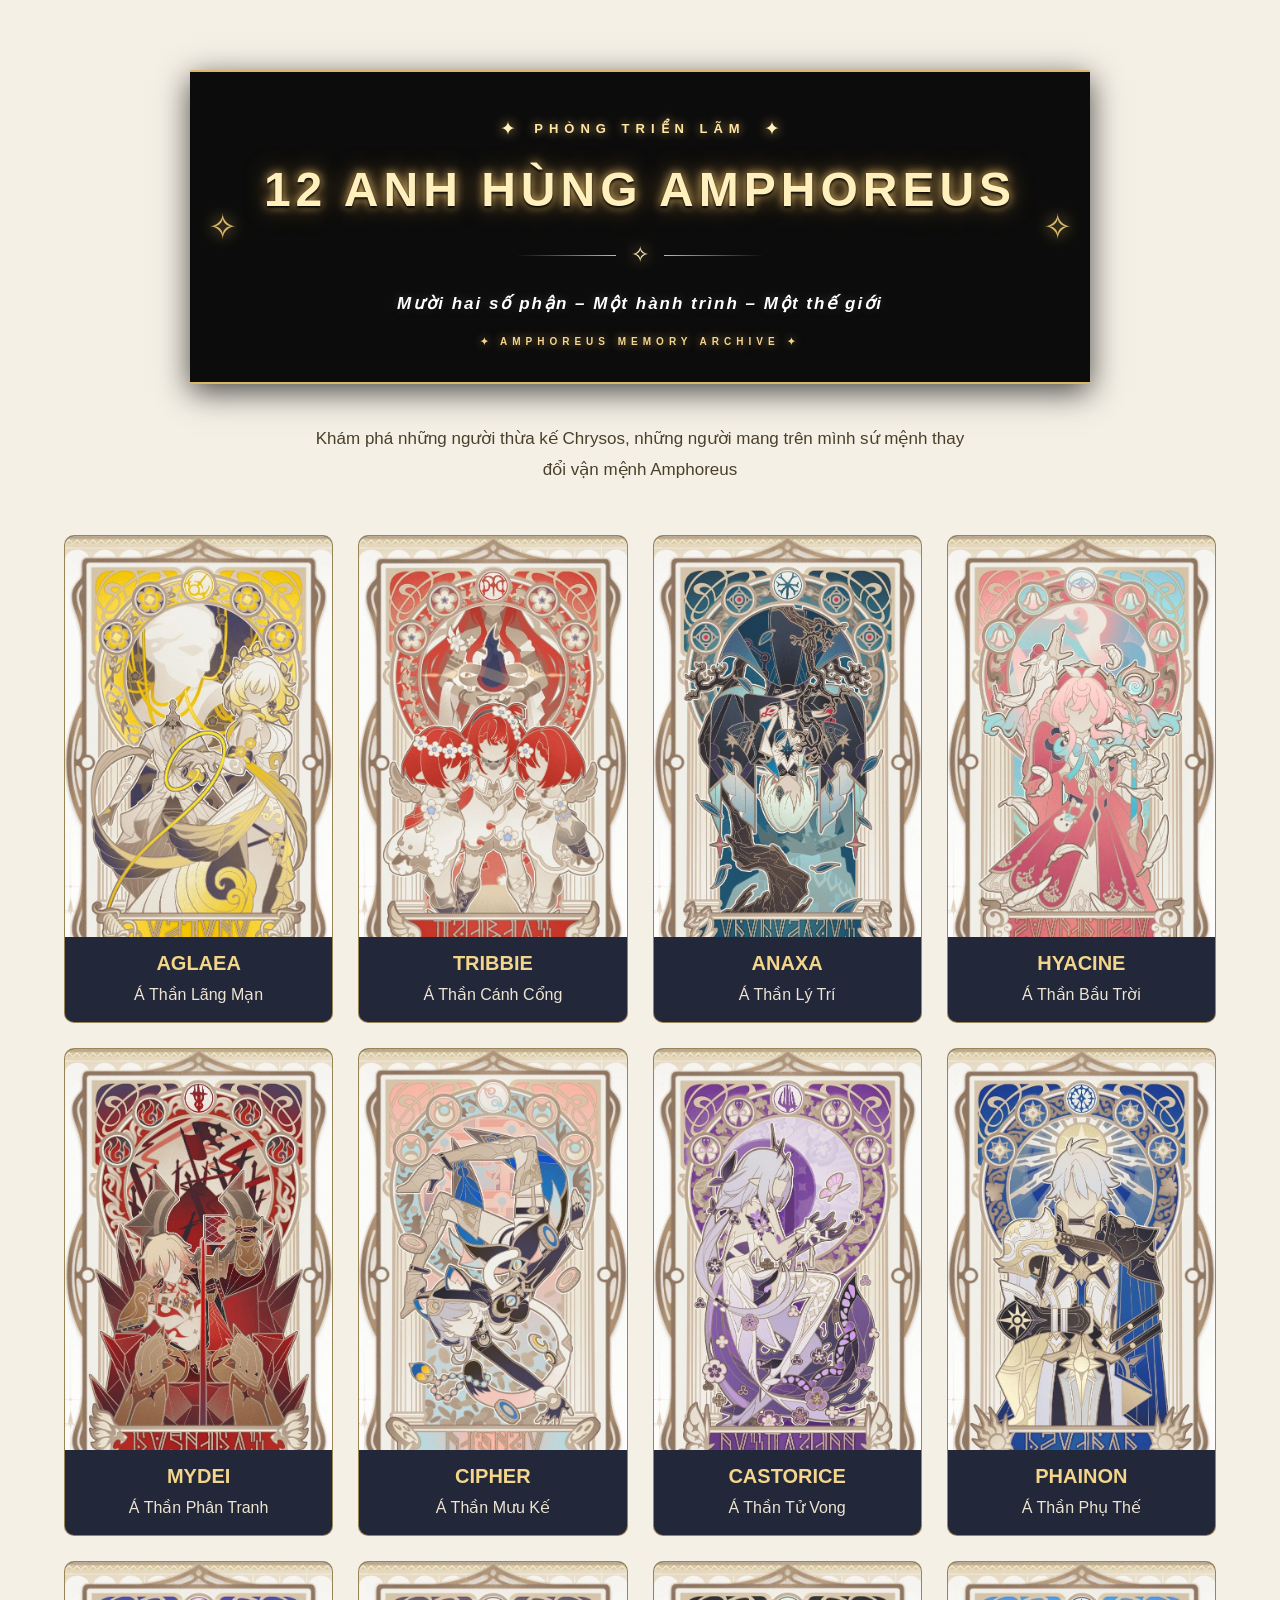
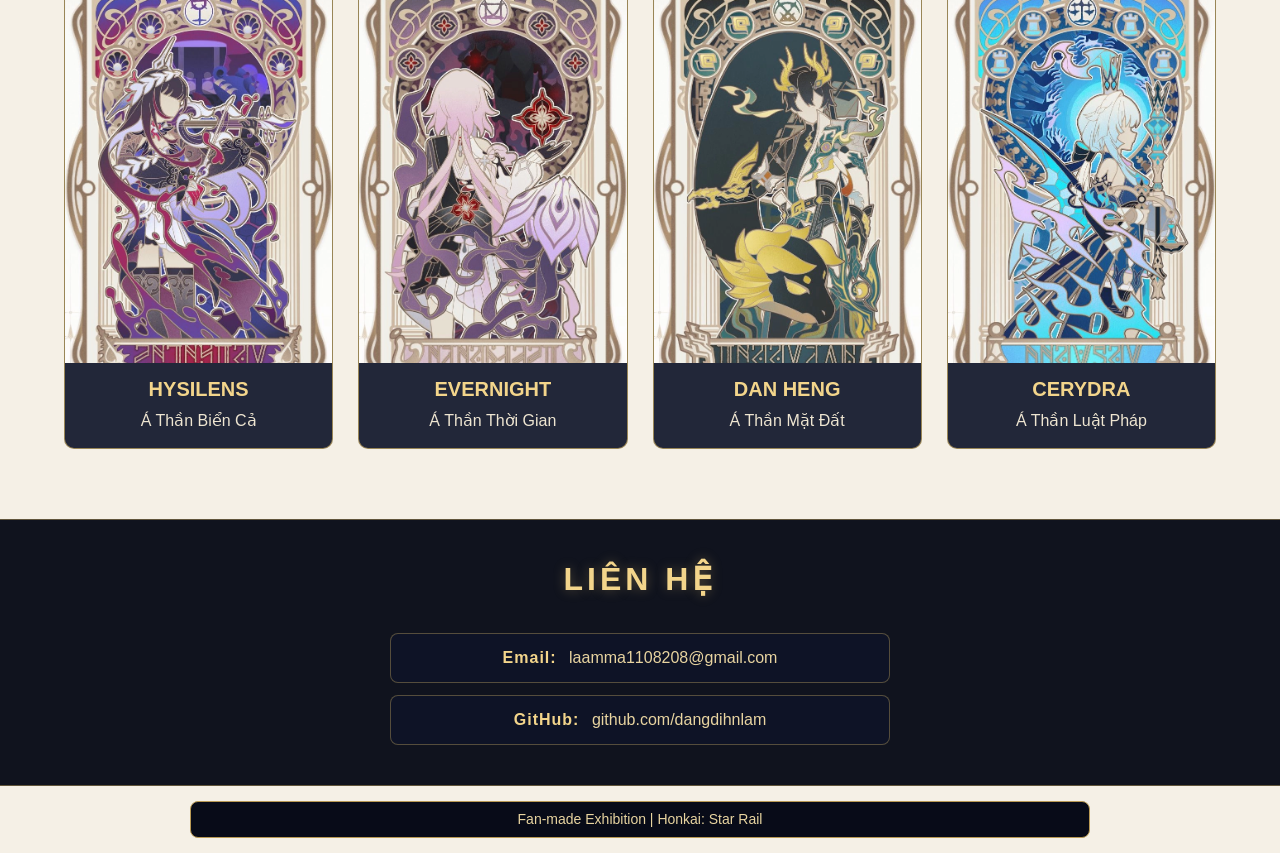
<file: index.html>
<!DOCTYPE html>
<html lang="vi">
<head>
    <meta charset="UTF-8">
    <meta name="viewport" content="width=device-width, initial-scale=1.0">
    <title>12 Anh Hùng Amphoreus</title>
    <link rel="stylesheet" href="style.css">
</head>
<body>

    <!-- PHÒNG TRIỂN LÃM 12 ANH HÙNG -->
    <section class="characters" id="characters">

        <div class="section-title">
            <div class="title-ornament">
                <span>✦</span>
                <p>PHÒNG TRIỂN LÃM</p>
                <span>✦</span>
            </div>

            <h2>12 ANH HÙNG AMPHOREUS</h2>

            <div class="title-decoration">
                <span></span>
                <i>✧</i>
                <span></span>
            </div>

            <p class="title-slogan">
                Mười hai số phận – Một hành trình – Một thế giới
            </p>

            <div class="title-bottom">✦ AMPHOREUS MEMORY ARCHIVE ✦</div>
        </div>

        <p class="exhibition-description">
            Khám phá những người thừa kế Chrysos,
            những người mang trên mình sứ mệnh thay đổi vận mệnh Amphoreus
        </p>

        <div class="character-container">

            <article class="character-card">
                <img src="images/aglaea.png" alt="Aglaea">
                <h3>AGLAEA</h3>
                <p>Á Thần Lãng Mạn</p>
            </article>

            <article class="character-card">
                <img src="images/tribbie.png" alt="Tribbie">
                <h3>TRIBBIE</h3>
                <p>Á Thần Cánh Cổng</p>
            </article>

            <article class="character-card">
                <img src="images/anaxa.png" alt="Anaxa">
                <h3>ANAXA</h3>
                <p>Á Thần Lý Trí</p>
            </article>

            <article class="character-card">
                <img src="images/hyacine.png" alt="Hyacine">
                <h3>HYACINE</h3>
                <p>Á Thần Bầu Trời</p>
            </article>

            <article class="character-card">
                <img src="images/mydei.png" alt="Mydei">
                <h3>MYDEI</h3>
                <p>Á Thần Phân Tranh</p>
            </article>

            <article class="character-card">
                <img src="images/cipher.png" alt="Cipher">
                <h3>CIPHER</h3>
                <p>Á Thần Mưu Kế</p>
            </article>

            <article class="character-card">
                <img src="images/castorice.png" alt="Castorice">
                <h3>CASTORICE</h3>
                <p>Á Thần Tử Vong</p>
            </article>

            <article class="character-card">
                <img src="images/phainon.png" alt="Phainon">
                <h3>PHAINON</h3>
                <p>Á Thần Phụ Thế</p>
            </article>

            <article class="character-card">
                <img src="images/hysilens.png" alt="Hysilens">
                <h3>HYSILENS</h3>
                <p>Á Thần Biển Cả</p>
            </article>

            <article class="character-card">
                <img src="images/evernight.png" alt="Evernight">
                <h3>EVERNIGHT</h3>
                <p>Á Thần Thời Gian</p>
            </article>

            <article class="character-card">
                <img src="images/danheng.png" alt="Dan Heng">
                <h3>DAN HENG</h3>
                <p>Á Thần Mặt Đất</p>
            </article>

            <article class="character-card">
                <img src="images/cerydra.png" alt="Cerydra">
                <h3>CERYDRA</h3>
                <p>Á Thần Luật Pháp</p>
            </article>

        </div>
    </section>

    <!-- LIÊN HỆ -->
    <section id="lien-he">
        <div class="container">
            <h2>Liên hệ</h2>

            <ul class="contact">
                <li>
                    <strong>Email:</strong>
                    <a href="mailto:laamma1108208@gmail.com">laamma1108208@gmail.com</a>
                </li>

                <li>
                    <strong>GitHub:</strong>
                    <a href="https://github.com/dangdihnlam"
                       target="_blank"
                       rel="noopener noreferrer">github.com/dangdihnlam</a>
                </li>
            </ul>
        </div>
    </section>

    <footer>
        <p>Fan-made Exhibition | Honkai: Star Rail</p>
    </footer>

</body>
</html>
</file>
<file: style.css>
/* =========================================
   TRIỂN LÃM 12 ANH HÙNG AMPHOREUS
========================================= */

* {
    box-sizing: border-box;
}

body {
    margin: 0;
    font-family: "Segoe UI", Tahoma, Arial, sans-serif;
    background: #f5f0e6;
}

/* =========================================
   KHUNG PHÒNG TRIỂN LÃM
========================================= */

.characters {
    width: 100%;
    padding: 70px 5%;
    background: #f5f0e6;
}

/* =========================================
   TIÊU ĐỀ PHÒNG TRIỂN LÃM
========================================= */

.section-title {
    position: relative;
    max-width: 900px;
    margin: 0 auto 40px;
    padding: 45px 20px 35px;
    text-align: center;
    background: rgba(0, 0, 0, 0.95);
    border-top: 2px solid #d9b968;
    border-bottom: 2px solid #d9b968;
    box-shadow: 0 8px 30px rgba(0, 0, 0, 0.7);
    animation: titleReveal 1.2s ease;
}

@keyframes titleReveal {
    from {
        opacity: 0;
        transform: translateY(25px);
    }
    to {
        opacity: 1;
        transform: translateY(0);
    }
}

/* Họa tiết hai bên */
.section-title::before,
.section-title::after {
    content: "✧";
    position: absolute;
    top: 50%;
    transform: translateY(-50%);
    color: #d9b968;
    font-size: 35px;
    text-shadow: 0 0 15px #d9b968;
}

.section-title::before {
    left: 18px;
}

.section-title::after {
    right: 18px;
}

/* Dòng chữ phía trên */
.title-ornament {
    display: flex;
    align-items: center;
    justify-content: center;
    gap: 18px;
    margin-bottom: 22px;
}

.title-ornament p {
    margin: 0;
    color: #ffe6a3;
    font-size: 13px;
    font-weight: 900;
    letter-spacing: 6px;
    text-shadow: 0 0 10px rgba(255, 214, 130, 0.7);
}

.title-ornament span {
    color: #fff0bd;
    font-size: 19px;
    text-shadow: 0 0 12px #e8bd65;
}

/* Tiêu đề chính */
.section-title h2 {
    margin: 0;
    color: #fff0bd;
    font-size: clamp(28px, 4vw, 48px);
    font-weight: 900;
    letter-spacing: 5px;
    text-shadow:
        0 2px 3px #000,
        0 0 10px rgba(255, 210, 120, 0.9),
        0 0 25px rgba(255, 190, 80, 0.55);
}

/* Đường trang trí */
.title-decoration {
    display: flex;
    align-items: center;
    justify-content: center;
    gap: 15px;
    margin: 25px auto;
}

.title-decoration span {
    width: 100px;
    height: 1px;
    background: linear-gradient(to right, transparent, #d9b968);
}

.title-decoration span:last-child {
    transform: rotate(180deg);
}

.title-decoration i {
    color: #fff0bd;
    font-size: 22px;
    font-style: normal;
    text-shadow: 0 0 15px #e8bd65;
}

/* Slogan */
.title-slogan {
    margin: 0 0 22px;
    color: #ffffff;
    font-size: 17px;
    font-style: italic;
    font-weight: 700;
    letter-spacing: 2px;
    text-shadow:
        0 2px 5px rgba(0, 0, 0, 0.95),
        0 0 10px rgba(255, 255, 255, 0.25);
}

/* Dòng chữ cuối */
.title-bottom {
    color: #f5d58c;
    font-size: 10px;
    font-weight: 900;
    letter-spacing: 5px;
    text-shadow: 0 0 10px rgba(255, 205, 110, 0.6);
}

/* =========================================
   MÔ TẢ
========================================= */

.exhibition-description {
    max-width: 650px;
    margin: 0 auto 50px;
    color: #4a3f2a;
    font-size: 17px;
    line-height: 1.8;
    text-align: center;
}

/* =========================================
   DANH SÁCH NHÂN VẬT
========================================= */

.character-container {
    display: grid;
    grid-template-columns: repeat(4, 1fr);
    gap: 25px;
    max-width: 1200px;
    margin: 0 auto;
}

.character-card {
    width: 100%;
    background: rgba(12, 17, 38, 0.9);
    border: 1px solid rgba(217, 185, 104, 0.65);
    border-radius: 10px;
    overflow: hidden;
    text-align: center;
    transition: transform 0.3s ease, border-color 0.3s ease, box-shadow 0.3s ease;
}

.character-card:hover {
    transform: translateY(-10px);
    border-color: #ffe3a0;
    box-shadow: 0 5px 25px rgba(231, 199, 123, 0.25);
}

.character-card img {
    display: block;
    width: 100%;
    height: auto;
    aspect-ratio: 2 / 3;
    object-fit: cover;
    object-position: center top;
}

.character-card h3 {
    margin: 15px 10px 8px;
    color: #f3d58b;
    font-size: 20px;
}

.character-card p {
    margin: 0;
    padding: 0 10px 15px;
    color: #eee5d1;
    font-size: 16px;
    line-height: 1.5;
}

/* =========================================
   PHẦN LIÊN HỆ
========================================= */

#lien-he {
    padding: 40px 6px;
    background: rgba(5, 8, 20, 0.95);
    border-top: 1px solid rgba(217, 185, 104, 0.4);
    border-bottom: 1px solid rgba(217, 185, 104, 0.4);
}

#lien-he .container {
    max-width: 650px;
    margin: 0 auto;
    text-align: center;
}

#lien-he h2 {
    margin: 0 0 35px;
    color: #f3d58b;
    font-size: 32px;
    letter-spacing: 4px;
    text-transform: uppercase;
    text-shadow: 0 0 12px rgba(217, 185, 104, 0.35);
}

#lien-he .contact {
    max-width: 500px;
    margin: 0 auto;
    padding: 0;
    list-style: none;
}

#lien-he .contact li {
    margin-bottom: 12px;
    padding: 15px 25px;
    background: rgba(15, 20, 40, 0.85);
    border: 1px solid rgba(217, 185, 104, 0.35);
    border-radius: 8px;
    color: #eee5d1;
    font-size: 16px;
    transition: 0.3s ease;
}

#lien-he .contact li:last-child {
    margin-bottom: 0;
}

#lien-he .contact li:hover {
    transform: translateY(-4px);
    border-color: #e8c978;
    background: rgba(25, 30, 52, 0.95);
    box-shadow: 0 0 15px rgba(217, 185, 104, 0.15);
}

#lien-he .contact strong {
    margin-right: 8px;
    color: #f3d58b;
    letter-spacing: 1px;
}

#lien-he .contact a {
    color: #e8d4a0;
    text-decoration: none;
    transition: 0.3s ease;
}

#lien-he .contact a:hover {
    color: #fff4ce;
    text-shadow: 0 0 10px rgba(243, 213, 139, 0.5);
}

/* =========================================
   FOOTER
========================================= */

footer {
    width: 90%;
    max-width: 900px;
    margin: 15px auto;
    padding: 8px 10px;
    background: #080b18;
    border: 1px solid #b99a55;
    border-radius: 8px;
    text-align: center;
    color: #e8d4a0;
}

footer p {
    margin: 0;
    font-size: 14px;
    line-height: 1.4;
}

/* =========================================
   RESPONSIVE
========================================= */

@media (max-width: 900px) {
    .character-container {
        grid-template-columns: repeat(2, 1fr);
    }
}

@media (max-width: 500px) {
    .character-container {
        grid-template-columns: 1fr;
    }

    .section-title::before,
    .section-title::after {
        display: none;
    }

    .title-ornament p {
        letter-spacing: 3px;
    }

    .title-decoration span {
        width: 60px;
    }

    #lien-he .contact li {
        padding: 12px 15px;
        font-size: 14px;
        word-break: break-all;
    }
}
</file>
